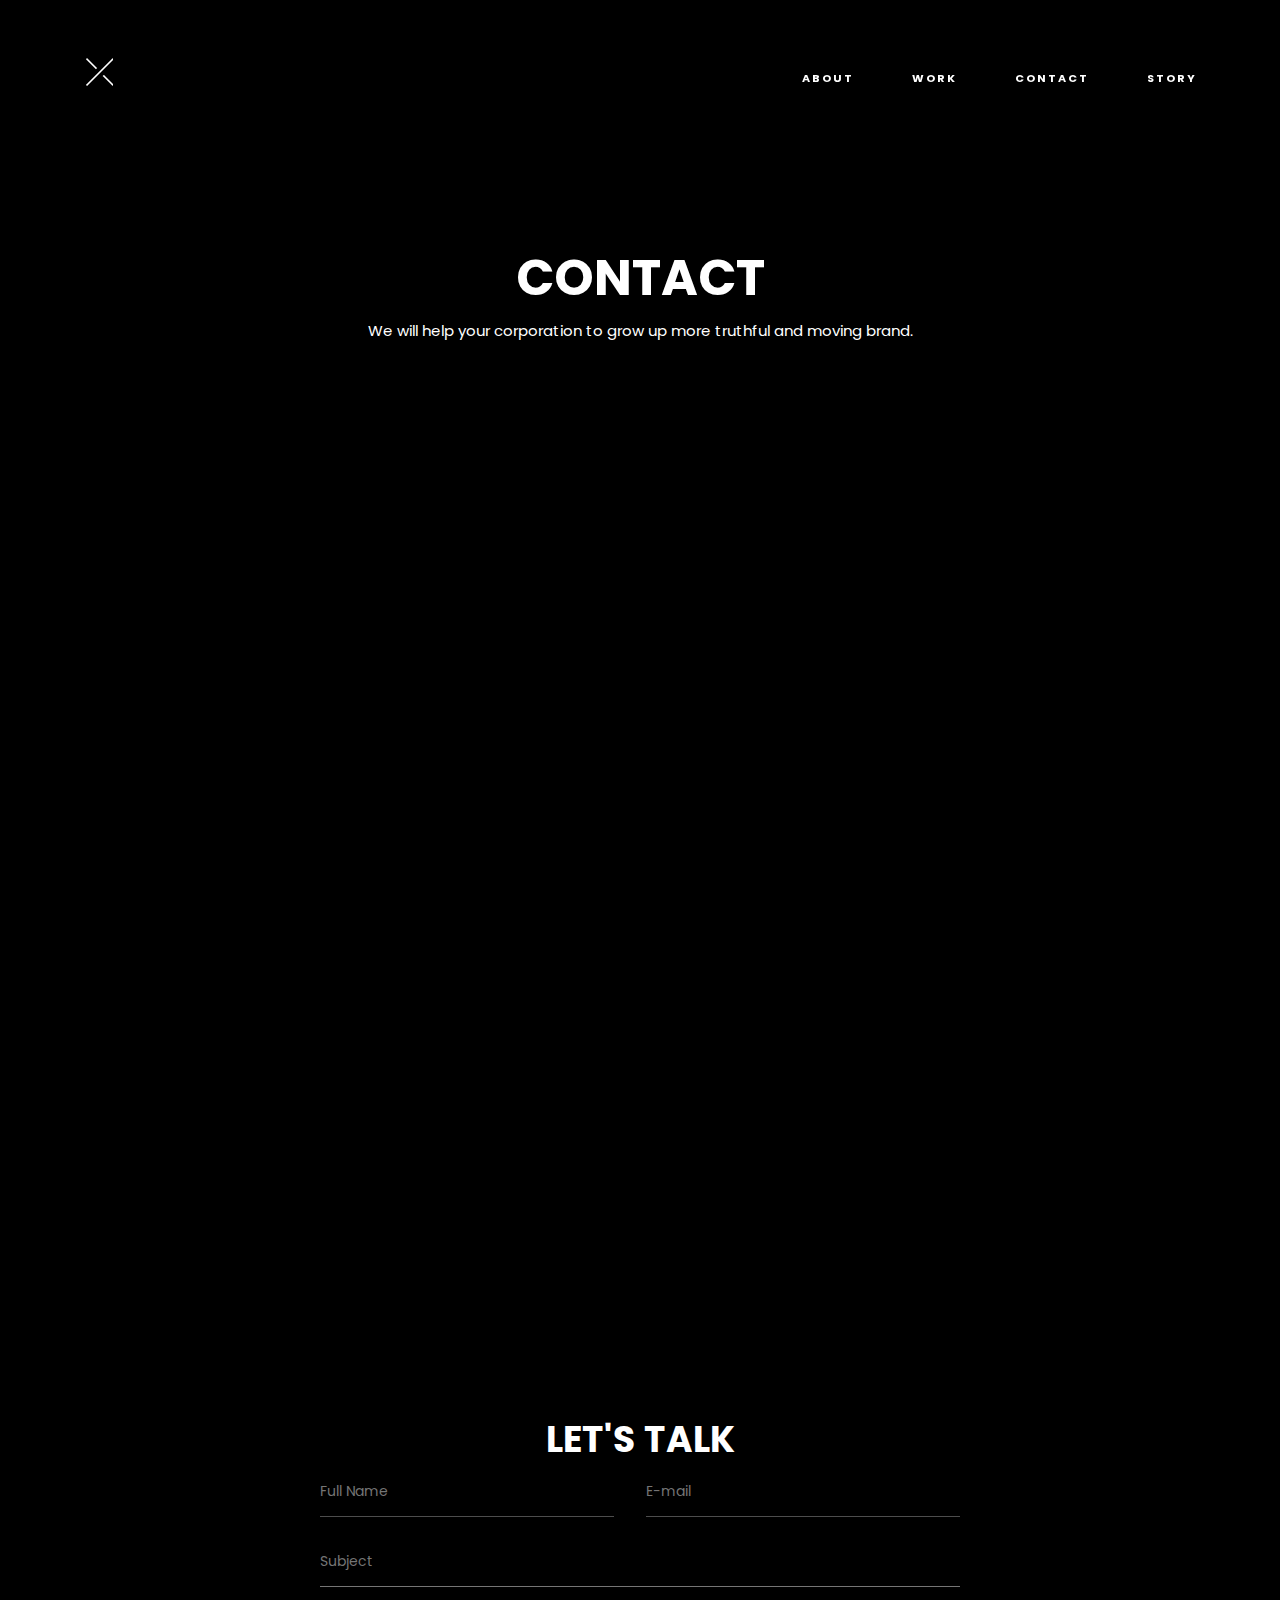
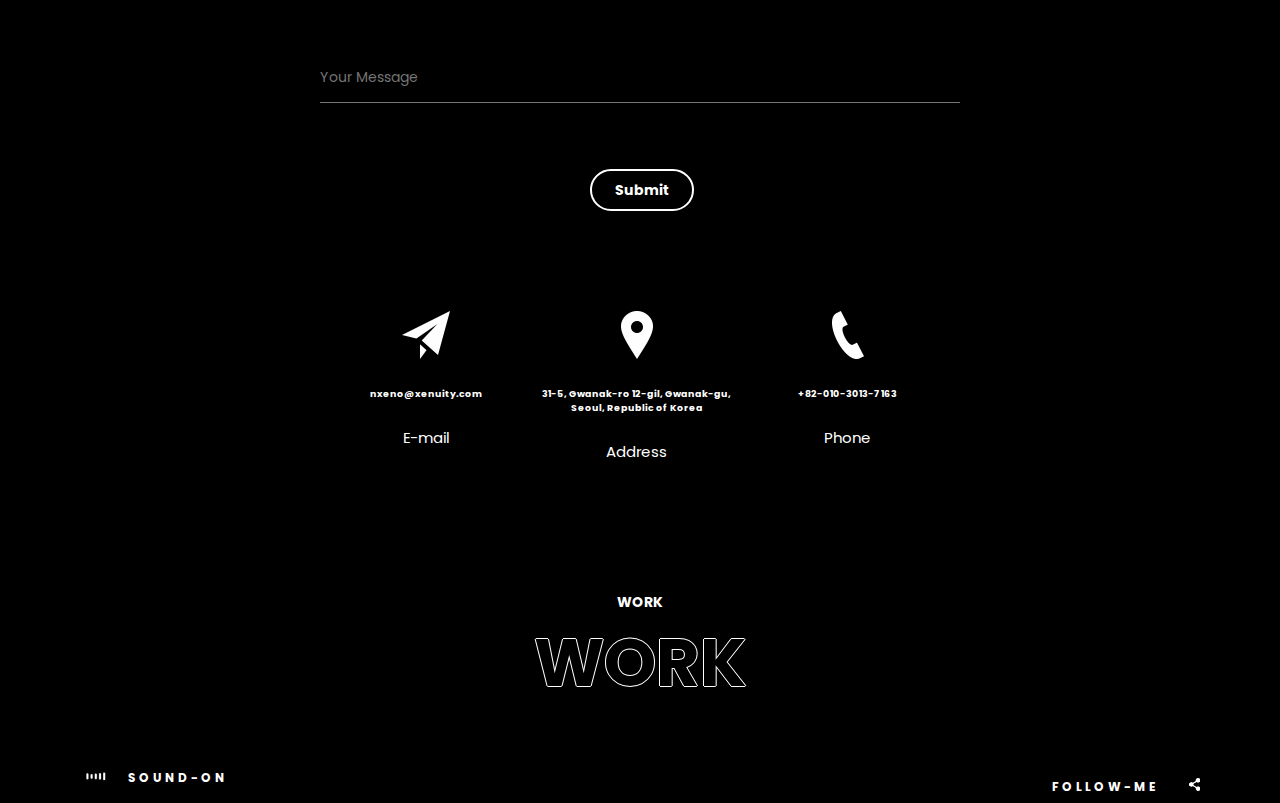
<file: contact.html>
<!DOCTYPE html>
<html lang="ko">

<head>
    <meta charset="utf-8">
    <title>X E N U I T Y - Portfolio</title>
    <!--favicon-->
    <link rel="shortcut icon" href="../images/favicon.ico">
    <meta name="viewport" content="width=device-width, initial-scale=1, minimum-scale=1, maximum-scale=1">
    <!-- css -->
    <link rel="stylesheet" href="css/main.css">
    <link rel="stylesheet" href="css/media.css">
    <link rel="stylesheet" href="css/common.css">
    <!--마우스-->
    <link rel="stylesheet" href="css/magic-mouse.css">
    <script src="js/magic_mouse.js"></script>
    <!-- script -->
    <script src="js/jquery-3.4.1.min.js"></script>
    <script src="js/jquery-ui.min.js"></script>
    <script src="js/swiper.min.js"></script>
    <script src="js/common.js"></script>
    <script src="js/work.js"></script>
</head>

<body>
    <!-- 마우스 커서 효과 -->
    <div id="result"></div>
    <!-- 헤더영역 -->
    <header class="header fixed">
        <h1 class="header_logo">
            <a href="index.html">
                <img src="images/header_logo_wh.png" alt="로고">
            </a>
        </h1>
        <nav class="navigation">
            <ul id="gnb">
                <li class="gnb_list">
                    <a href="about.html" class="gnb_link">
                        <span class="gnb_title">
                            <span class="gnb_span" data-hover="A B O U T">
                                A B O U T
                            </span>
                        </span>
                    </a>
                </li>
                <li class="gnb_list">
                    <a href="work.html" class="gnb_link">
                        <span class="gnb_title">
                            <span class="gnb_span" data-hover="W O R K">
                                W O R K
                            </span>
                        </span>
                    </a>
                </li>
                <li class="gnb_list">
                    <a href="contact.html" class="gnb_link">
                        <span class="gnb_title">
                            <span class="gnb_span" data-hover="C O N T A C T">
                                C O N T A C T
                            </span>
                        </span>
                    </a>
                </li>
                <li class="gnb_list">
                    <a href="story.html" class="gnb_link">
                        <span class="gnb_title">
                            <span class="gnb_span" data-hover="S T O R Y">
                                S T O R Y
                            </span>
                        </span>
                    </a>
                </li>
            </ul>
        </nav>
    </header>
    <!--미디어쿼리 햄버거 메뉴 버튼 -->
    <button class="menu-toggle"></button>
    <nav>
        <ul class="menu">
            <a href="about.html">
                <li data-text="ABOUT">ABOUT</li>
            </a>
            <a href="work.html">
                <li data-text="WORK">WORK</li>
            </a>
            <a href="contact.html">
                <li data-text="CONTACT">CONTACT</li>
            </a>
            <a href="story.html">
                <li data-text="STORY">STORY</li>
            </a>
        </ul>
    </nav>
    <section class="contact">
        <!-- 섹션 타이틀영역 -->
        <div class="contact_title">
            <h2><a href="contact.html">CONTACT</a></h2>
            <p>We will help your corporation to grow up more truthful and moving brand.</p>
        </div>
        <!-- 구글맵 영역 -->
        <div class="contact_map up-on-scroll">
            <iframe src="https://www.google.com/maps/embed?pb=!1m18!1m12!1m3!1d2238.880795820596!2d126.95269705721655!3d37.47829461054353!2m3!1f0!2f0!3f0!3m2!1i1024!2i768!4f13.1!3m3!1m2!1s0x357ca0275573f29d%3A0xf4fc3f611f886f11!2z7ISc7Jq47Yq567OE7IucIOq0gOyVheq1rCDrtInsspzrj5kg6rSA7JWF66GcMTLquLggMzEtNQ!5e0!3m2!1sko!2skr!4v1600418138754!5m2!1sko!2skr" width="80%" height="600" frameborder="0" style="border:0;" allowfullscreen="" aria-hidden="false" tabindex="0"></iframe>
        </div>
        <div class="contact_submit up-on-scroll">
            <h3>LET'S TALK</h3>
            <div id="contact_form">
                <div class="namebox up-on-scroll">
                    <input type="text" name="name" placeholder="Full Name">
                    <label for="name" class="input_label"></label>
                </div>
                <div class="emailbox up-on-scroll">
                    <input type="email" name="email" placeholder="E-mail">
                    <label for="email" class="input_label"></label>
                </div>
                <div class="subjbox up-on-scroll">
                    <textarea name="subbox" cols="30" rows="10" placeholder="Subject"></textarea>
                    <label for="subbox" class="input_label"></label>
                </div>
                <div class="mainbox up-on-scroll">
                    <textarea name="urmsg" cols="30" rows="10" placeholder="Your Message"></textarea>
                    <label for="urmsg" class="input_label"></label>
                </div>
                <a href="#" class="btn_smit up-on-scroll">Submit</a>
            </div>
        </div>
        <div class="info_wrap up-on-scroll">
            <div class="infobox">
                <div class="icn">
                    <img src="images/icn_plane.png" alt="e-mail">
                </div>
                <h6>nxeno@xenuity.com</h6>
                <p>E-mail</p>
            </div>
            <div class="infobox">
                <div class="icn">
                    <img src="images/icn_location.png" alt="">
                </div>
                <h6>31-5, Gwanak-ro 12-gil, Gwanak-gu, Seoul, Republic of Korea</h6>
                <p>Address</p>
            </div>
            <div class="infobox">
                <div class="icn">
                    <img src="images/icn_call.png" alt="">
                </div>
                <h6>+82-010-3013-7163</h6>
                <p>Phone</p>
            </div>
        </div>

        <!-- WORK 페이지 연결박스 -->
        <div class="contact_box up-on-scroll">
            <h4>
                WORK
            </h4>
            <h2>
                <a href="work.html">WORK</a>
            </h2>
        </div>

    </section>
    <!-- 원페이지 하단 스위치 영역-->

    <footer id="footer" class="up-on-scroll">
        <a href="#" class="sound magic-hover">
            <img src="images/sound_on.gif" alt="사운드">
            <span class="btn_wrap">
                <span class="btn_span" data-hover="S O U N D - O F F "> S O U N D - O N 　</span>
            </span>
        </a>
        <a href="#" class="switch share">
            F O L L O W - M E
            <img src="images/icn_share.png" alt="공유">
        </a>
    </footer>


</body></html>
</file>
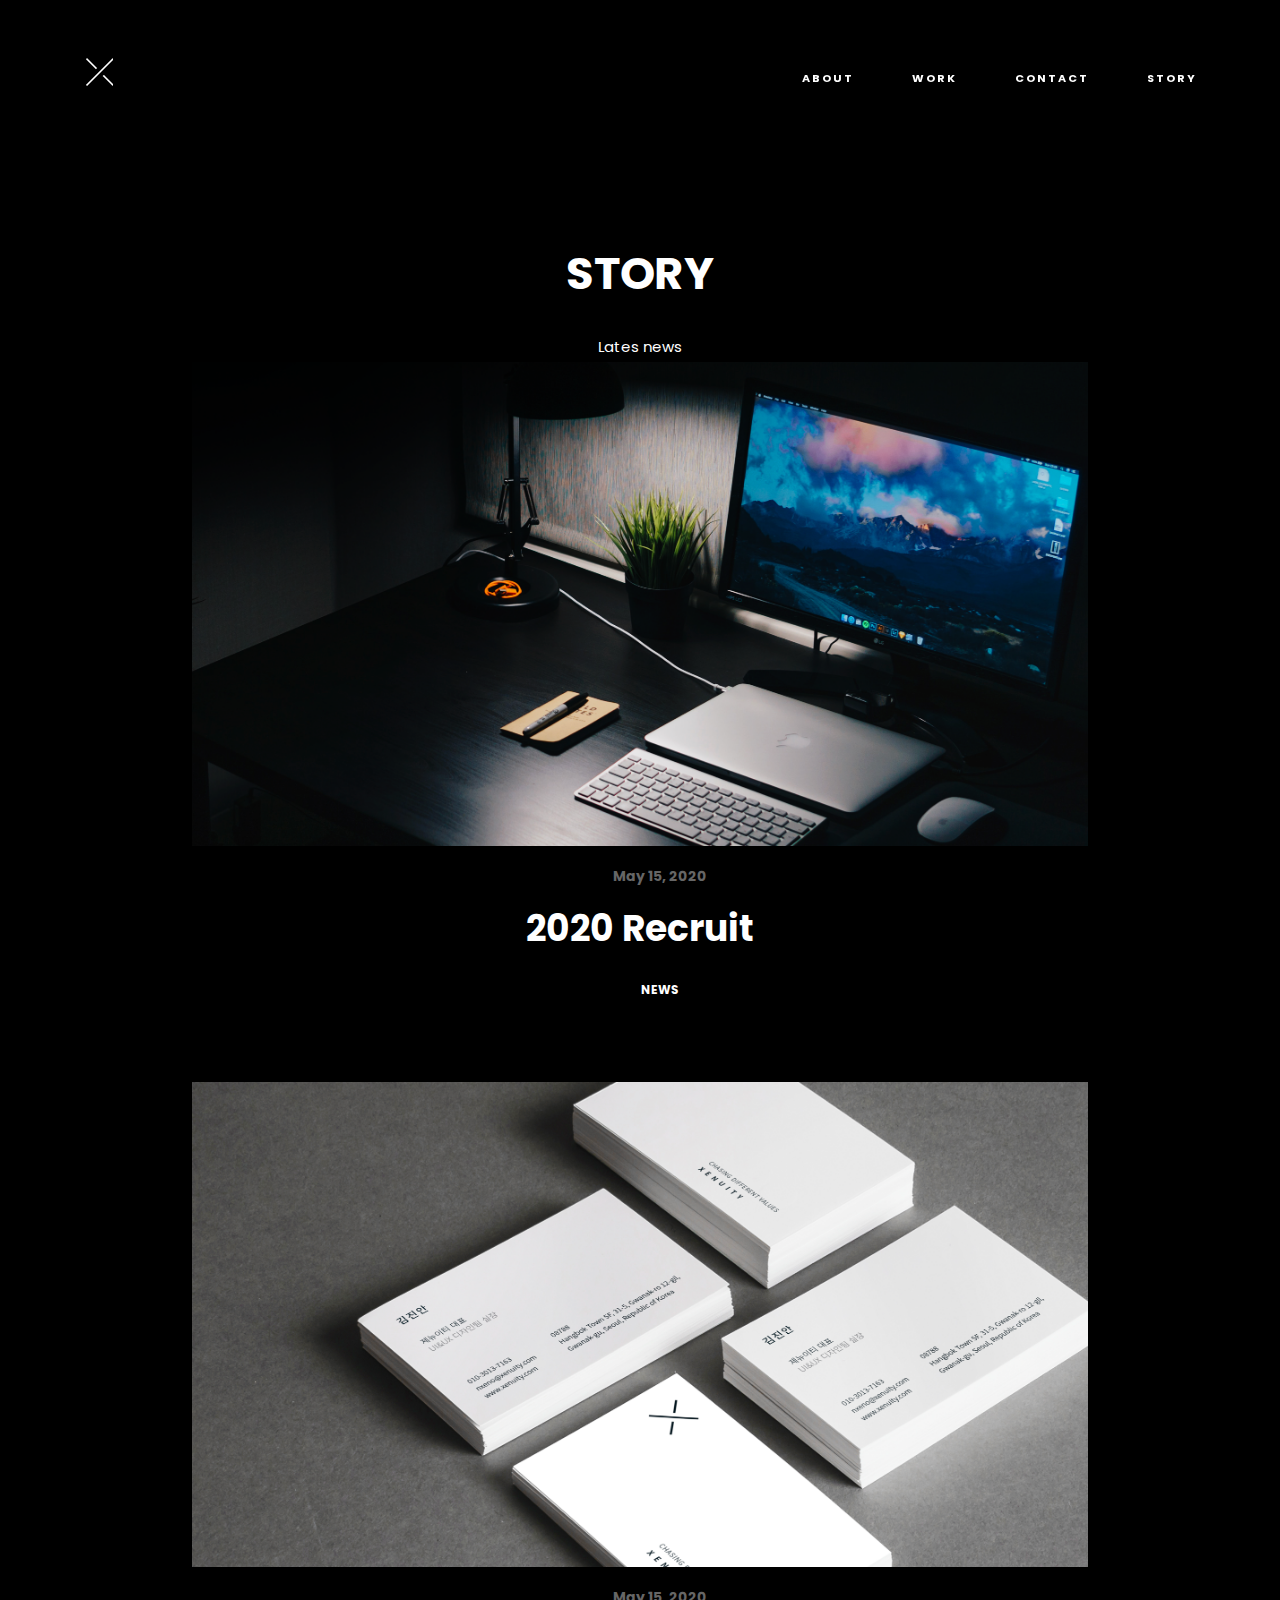
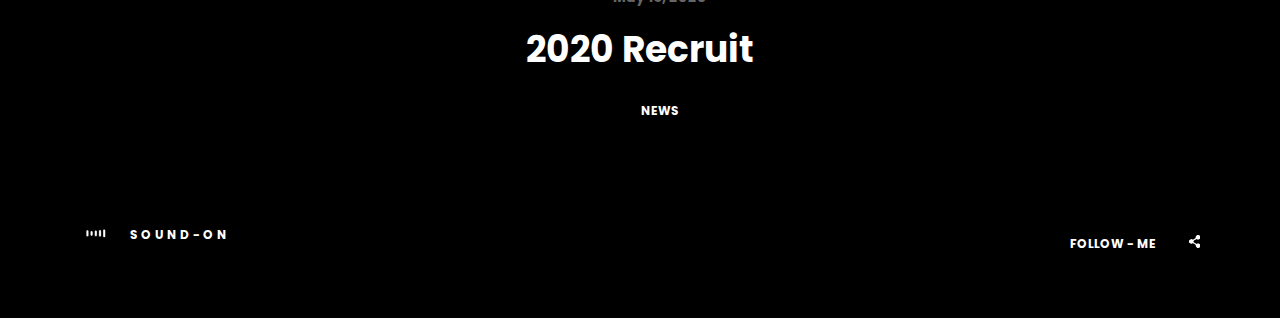
<file: story.html>
<!DOCTYPE html>
<html lang="ko">

<head>
    <meta charset="utf-8">
    <meta name="viewport" content="width=device-width, initial-scale=1, minimum-scale=1, maximum-scale=1">
    <title>X E N U I T Y - Portfolio</title>
    <!--favicon-->
    <link rel="shortcut icon" href="../images/favicon.ico">
    <!-- css -->
    <link rel="stylesheet" href="css/main.css">
    <link rel="stylesheet" href="css/media.css">
    <link rel="stylesheet" href="css/common.css">
    <!--마우스-->
    <link rel="stylesheet" href="css/magic-mouse.css">
    <script src="js/magic_mouse.js"></script>
    <!-- script -->
    <script src="js/jquery-3.4.1.min.js"></script>
    <script src="js/jquery-ui.min.js"></script>
    <script src="js/swiper.min.js"></script>
    <script src="js/common.js"></script>
    <script src="js/work.js"></script>
</head>

<body>
    <!-- 마우스 커서 효과 -->
    <div id="result"></div>
    <!-- 헤더 영역 -->
    <header class="header fixed">
        <h1 class="header_logo">
            <a href="index.html">
                <img src="images/header_logo_wh.png" alt="로고">
            </a>
        </h1>
        <nav class="navigation">
            <ul id="gnb">
                <li class="gnb_list">
                    <a href="about.html" class="gnb_link">
                        <span class="gnb_title">
                            <span class="gnb_span" data-hover="A B O U T">
                                A B O U T
                            </span>
                        </span>
                    </a>
                </li>
                <li class="gnb_list">
                    <a href="work.html" class="gnb_link">
                        <span class="gnb_title">
                            <span class="gnb_span" data-hover="W O R K">
                                W O R K
                            </span>
                        </span>
                    </a>
                </li>
                <li class="gnb_list">
                    <a href="contact.html" class="gnb_link">
                        <span class="gnb_title">
                            <span class="gnb_span" data-hover="C O N T A C T">
                                C O N T A C T
                            </span>
                        </span>
                    </a>
                </li>
                <li class="gnb_list">
                    <a href="story.html" class="gnb_link">
                        <span class="gnb_title">
                            <span class="gnb_span" data-hover="S T O R Y">
                                S T O R Y
                            </span>
                        </span>
                    </a>
                </li>
            </ul>
        </nav>
    </header>
    <!--미디어쿼리 햄버거 메뉴 버튼 -->
    <button class="menu-toggle"></button>
    <nav>
        <ul class="menu">
            <a href="about.html">
                <li data-text="ABOUT">ABOUT</li>
            </a>
            <a href="work.html">
                <li data-text="WORK">WORK</li>
            </a>
            <a href="contact.html">
                <li data-text="CONTACT">CONTACT</li>
            </a>
            <a href="story.html">
                <li data-text="STORY">STORY</li>
            </a>
        </ul>
    </nav>
    <!--about섹션영역-->
    <section class="story">
        <!--제목 및 내용-->
        <div class="about_title">
            <h2>STORY</h2>
            <p>Lates news</p>
        </div>
        <!-- 리크루트 이미지 링크 -->
        <div class="recwrap up-on-scroll">
            <a href="recruit.html" class="img_link">
                <img src="images/story1-1.png" alt="이미지">
            </a>
        </div>
        <ul class="date up-on-scroll">
            <li>
                <a href="#">May 15, 2020</a>
            </li>
        </ul>
        <div class="tit_sub up-on-scroll">
            <a href="#">2020 Recruit</a>
            <ul>
                <li class="link">
                    <span class="btn_wrap">
                        <span class="btn_span" data-hover="NEWS">NEWS</span>
                    </span>
                </li>
            </ul>
        </div>
        <!-- 헬로 이미지 링크-->
        <div class="recwrap up-on-scroll">
            <a href="recruit.html" class="img_link">
                <img src="images/story1-2.png" alt="이미지">
            </a>
        </div>
        <ul class="date up-on-scroll">
            <li>
                <a href="#">May 15, 2020</a>
            </li>
        </ul>
        <div class="tit_sub up-on-scroll">
            <a href="#">2020 Recruit</a>
            <ul>
                <li class="link">
                    <span class="btn_wrap">
                        <span class="btn_span" data-hover="NEWS">NEWS</span>
                    </span>
                </li>
            </ul>
        </div>

        <!-- 원페이지 하단 스위치 영역-->
        <div class="about_bottom_switch up-on-scroll">
            <a href="#" class="sound magic-hover">
                <img src="images/sound_on.gif" alt="사운드">
                <span class="btn_wrap">
                    <span class="btn_span" data-hover="S O U N D - O F F "> S O U N D - O N 　</span>
                </span>
            </a>
            <a href="#" class="switch share">
                FOLLOW - ME
                <img src="images/icn_share.png" alt="공유">
            </a>
        </div>
    </section>

</body></html>
</file>
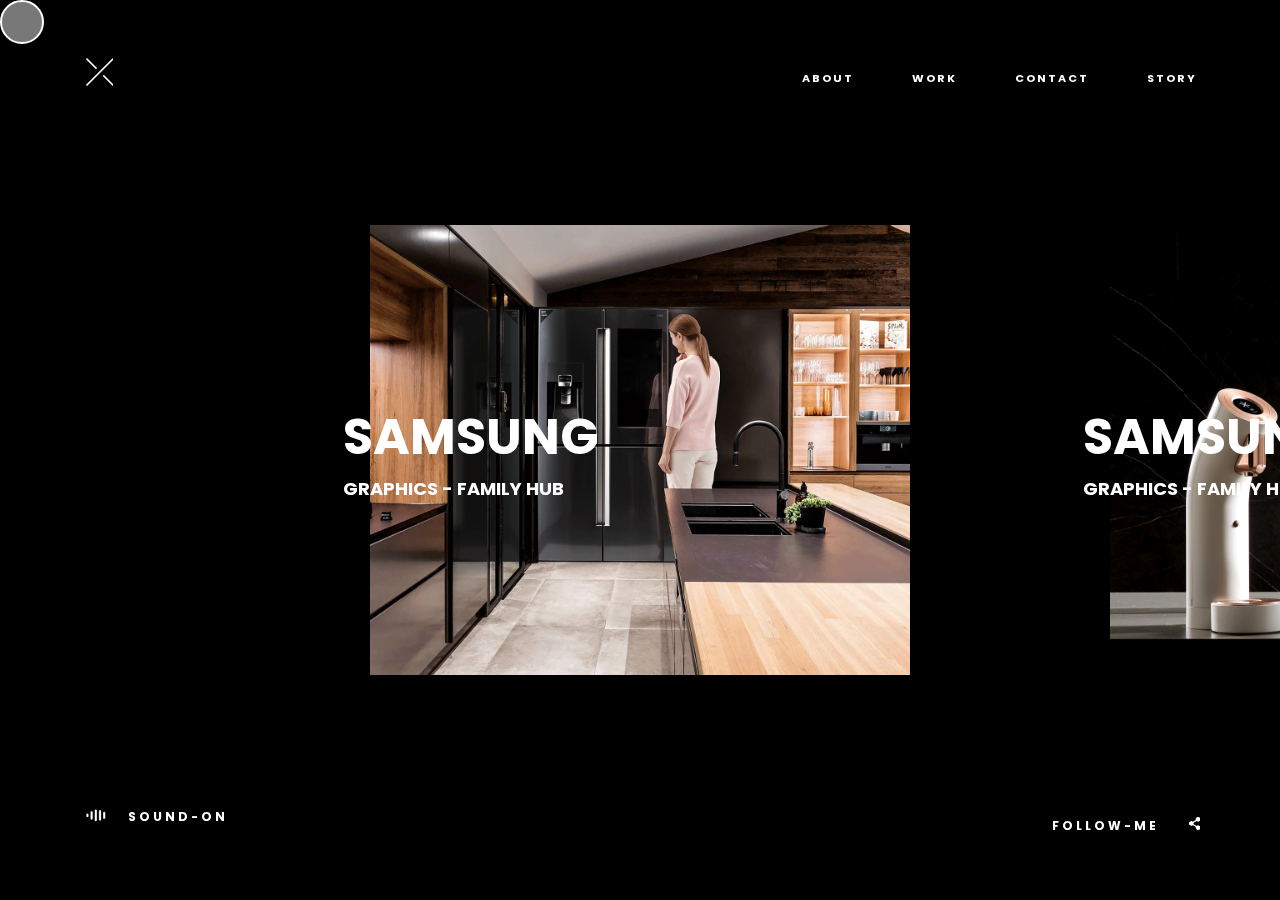
<file: work.html>
<!DOCTYPE html>
<html lang="ko">

<head>
    <meta charset="utf-8">
    <meta name="viewport" content="width=device-width, initial-scale=1, minimum-scale=1, maximum-scale=1">
    <title>X E N U I T Y - Portfolio</title>
    <!-- css -->
    <link rel="stylesheet" href="css/main.css">
    <link rel="stylesheet" href="css/media.css">
    <link rel="stylesheet" href="css/common.css">
    <!--마우스-->
    <link rel="stylesheet" href="css/magic-mouse.css">
    <script src="js/magic_mouse.js"></script>
    <!-- script -->
    <script src="js/jquery-3.4.1.min.js"></script>
    <script src="js/jquery-ui.min.js"></script>
    <script src="js/swiper.min.js"></script>
    <script src="js/common.js"></script>
    <script src="js/work.js"></script>
</head>

<body>
    <!-- 헤더영역 -->
    <header class="header fixed">
        <h1 class="header_logo">
            <a href="index.html">
                <img src="images/header_logo_wh.png" alt="로고">
            </a>
        </h1>
        <nav class="navigation">
            <ul id="gnb">
                <li class="gnb_list">
                    <a href="about.html" class="gnb_link">
                        <span class="gnb_title">
                            <span class="gnb_span" data-hover="A B O U T">
                                A B O U T
                            </span>
                        </span>
                    </a>
                </li>
                <li class="gnb_list">
                    <a href="work.html" class="gnb_link">
                        <span class="gnb_title">
                            <span class="gnb_span" data-hover="W O R K">
                                W O R K
                            </span>
                        </span>
                    </a>
                </li>
                <li class="gnb_list">
                    <a href="contact.html" class="gnb_link">
                        <span class="gnb_title">
                            <span class="gnb_span" data-hover="C O N T A C T">
                                C O N T A C T
                            </span>
                        </span>
                    </a>
                </li>
                <li class="gnb_list">
                    <a href="story.html" class="gnb_link">
                        <span class="gnb_title">
                            <span class="gnb_span" data-hover="S T O R Y">
                                S T O R Y
                            </span>
                        </span>
                    </a>
                </li>
            </ul>
        </nav>
    </header>

    <!--미디어쿼리 햄버거 메뉴 버튼 -->
    <button class="menu-toggle"></button>
    <nav>
        <ul class="menu">
            <a href="about.html">
                <li data-text="ABOUT">ABOUT</li>
            </a>
            <a href="work.html">
                <li data-text="WORK">WORK</li>
            </a>
            <a href="contact.html">
                <li data-text="CONTACT">CONTACT</li>
            </a>
            <a href="story.html">
                <li data-text="STORY">STORY</li>
            </a>
        </ul>
    </nav>





    <!--스와이퍼 슬라이드 -->
    <div class="swiper-container wcont">
        <div class="swiper-scrollbar"></div>
        <div class="swiper-wrapper">
            <div class="swiper-slide wslide" style="background-image: url(images/main_bg_1.jpg)">
                <div class="slide_caption">
                    <h2 class="ctit">
                        <span>S</span><span>A</span><span>M</span><span>S</span><span>U</span><span>N</span><span>G</span>
                    </h2>
                    <h4>
                        <span data-hover="GO">GRAPHICS - FAMILY HUB</span>
                    </h4>
                </div>
            </div>
            <div class="swiper-slide wslide" style="background-image: url(images/main_bg_2.jpg)">
                <div class="slide_caption">
                    <h2 class="ctit">
                        <span>S</span><span>A</span><span>M</span><span>S</span><span>U</span><span>N</span><span>G</span>
                    </h2>
                    <h4>
                        <span data-hover="GO">GRAPHICS - FAMILY HUB</span>
                    </h4>
                </div>
            </div>
            <div class="swiper-slide wslide" style="background-image: url(images/main_bg_3.jpg)">
                <div class="slide_caption">
                    <h2 class="ctit">
                        <span>S</span><span>A</span><span>M</span><span>S</span><span>U</span><span>N</span><span>G</span>
                    </h2>
                    <h4>
                        <span data-hover="GO">GRAPHICS - FAMILY HUB</span>
                    </h4>
                </div>
            </div>
            <div class="swiper-slide wslide" style="background-image: url(images/main_bg_4.jpg)">
                <div class="slide_caption">
                    <h2 class="ctit">
                        <span>S</span><span>A</span><span>M</span><span>S</span><span>U</span><span>N</span><span>G</span>
                    </h2>
                    <h4>
                        <span data-hover="GO">GRAPHICS - FAMILY HUB</span>
                    </h4>
                </div>
            </div>
            <div class="swiper-slide wslide" style="background-image: url(images/main_bg_5.jpg)">
                <div class="slide_caption">
                    <h2 class="ctit">
                        <span>S</span><span>A</span><span>M</span><span>S</span><span>U</span><span>N</span><span>G</span>
                    </h2>
                    <h4>
                        <span data-hover="GO">GRAPHICS - FAMILY HUB</span>
                    </h4>
                </div>
            </div>
            <div class="swiper-slide wslide" style="background-image: url(images/main_bg_6.jpg)">
                <div class="slide_caption">
                    <h2 class="ctit">
                        <span>S</span><span>A</span><span>M</span><span>S</span><span>U</span><span>N</span><span>G</span>
                    </h2>
                    <h4>
                        <span data-hover="GO">GRAPHICS - FAMILY HUB</span>
                    </h4>
                </div>
            </div>
            <div class="swiper-slide wslide" style="background-image: url(images/main_bg_7.jpg)">
                <div class="slide_caption">
                    <h2 class="ctit">
                        <span>S</span><span>A</span><span>M</span><span>S</span><span>U</span><span>N</span><span>G</span>
                    </h2>
                    <h4>
                        <span data-hover="GO">GRAPHICS - FAMILY HUB</span>
                    </h4>
                </div>
            </div>
        </div>
    </div>

    <!-- 원페이지 하단 스위치 영역-->
    <footer class="bottom_switch fixed">
        <a href="#" class="sound magic-hover">
            <img src="images/sound_on.gif" alt="사운드">
            <span class="btn_wrap">
                <span class="btn_span" data-hover="S O U N D - O F F "> S O U N D - O N 　</span>
            </span>
        </a>
        <a href="#" class="switch share">
            F O L L O W - M E
            <img src="images/icn_share.png" alt="공유">
        </a>

    </footer>
    <!-- 마우스 커서 효과 -->
    <script type="text/javascript">
        options = {
            "cursorOuter": "circle-basic",
            "hoverEffect": "circle-move",
            "hoverItemMove": false,
            "defaultCursor": false,
            "outerWidth": 40,
            "outerHeight": 40,
        };
        magicMouse(options);
    </script>
    <!-- 검수용 완성 이미지 -->
    <!--<img src="design/main.png" class="vi">-->


</body></html>
</file>
<file: css/media.css>
@charset "utf-8";
/* VOGUE PJ 미디어쿼리 - media.css */
/*
[ 미디어 쿼리 사이즈별 셋팅의 기준 ]
1. 디자인 상 필요한 사이즈에 셋팅함.
2. 1024px 사이즈에 셋팅함. - 태블릿 사이즈 기준으로 본다.(ex 아이패드 가로크기)
3. 모바일 사이즈는 세로로 볼때 사이즈를 포함하며 가로로볼때 사이즈를 포함하지 않는 사이즈를 정한다.(여기서는 500px로 본다.)
*/
/*
[미디어 쿼리를 보다 쉽게 변경하는 방법]
1. 레이아웃 박스를 %로 셋팅함.(100%로 변경하는 경우가 많음.)
2. 내부박스의 높이값을 개별적으로 주기.
3. absolute속성의 박스를 static하게 변경하여 위치를 차지하게 함. (속성을 바꿔주어 자리잡게함.)
4. **브라우저 분석기로 열고 우선 속성을 변경하여 적용될때 이것을 복사하여 붙임.**(F12)
*/



/*1500px이하 사이즈*/
@media only screen and (max-width:1500px) {
    /*******인덱스 페이지******/

    h2 {
        font-size: 55px;
    }

    /*** 중단영역 ***/
    /* 중단 타이틀 선 랩*/
    .mid_wrap {
        display: flex;
        bottom: 30%;
        width: 100%;
    }


    /*갤리러박스*/
    .gbox {
        left: 1%;
    }



    /* 중단 구분선*/
    .counter_border {
        width: 7%;
        left: 50px;
    }


    /***************** about영역 ****************/
    .client_list {
        width: 100%;
        justify-content: center;
    }
}

/*1200px이하*/


/*1100px 이하 미디어쿼리*/
@media only screen and (max-width:1450px) {

    h2 {
        font-size: 50px;
    }

    /*** 중단영역 ***/
    /* 중단 타이틀 선 랩*/
    .mid_wrap {
        bottom: 30%;
        width: 100%;
    }

    /*갤리러박스*/
    .gbox {
        left: 1%;
        bottom: 10px;
    }

    /* 중단 구분선*/

    .mid_border {
        width: 10%;
        display: none;
    }


    .mid_border.right {
        right: 27%;
    }



}

/*1100px이하*/

/*1024px 이하 미디어쿼리*/
@media only screen and (max-width:1024px) {

    /****** 인덱스 페이지******/
    h2 {
        font-size: 45px;
    }

    /* 마우스효과 없애기 */
    #magicMouseCursor {
        display: none;
    }

    /* gnb메뉴 숨기기 */
    #gnb {
        display: none;
    }

    /**************미디어쿼리 햄버거메뉴**************/
    .menu-toggle {
        display: block;
    }

    .menu {
        display: block;
    }

    ul {
        list-style: none;
        margin: 0;
        padding: 0;
    }

    ul li {
        cursor: pointer;
        padding: 6px 20px;
        font-size: 48px;
    }

    /* 버튼 위치조정 */
    button {
        background-color: transparent;
        position: fixed;
        z-index: 101;
        top: 7%;
        right: 10%;
        border: none;
        width: 36px;
        height: 30px;
        outline: none;
        transition: opacity 0.2s ease-out;
    }

    button:before {
        content: "";
        position: absolute;
        top: 0;
        right: 0;
        bottom: 0;
        left: 0;
        margin: auto;
        right: auto;
        width: 100%;
        background: linear-gradient(to bottom, #fff, #fff 20%, transparent 20%, transparent 40%, #fff 40%, #fff 60%, transparent 60%, transparent 80%, #fff 80%, #fff 100%);
        transition: opacity 0.2s ease-out, width 0.2s 0.2s ease-out;
    }

    button:after {
        opacity: 0;
        content: '×';
        color: #fff;
        position: absolute;
        top: 16px;
        left: -4px;
        font-family: Arial, sans-serif;
        font-size: 76px;
        line-height: 0;
        transition: opacity 0.4s ease-out;
    }

    button:active {
        transform: translateY(2px);
    }

    button:hover {
        opacity: 1;
    }

    .open button {
        opacity: 1;
    }

    .open button:before {
        opacity: 0;
        width: 0;
    }

    .open button:after {
        opacity: 1;
        transform: translate3d(0, 0, 0) rotate(360deg);
        transition: transform 0.4s 1s ease-out, opacity 0.4s 1s ease-out;
    }

    nav {
        z-index: 100;
        position: fixed;
        top: -100%;
        left: 0;
        width: 100%;
        height: 100%;
        transform: translate3d(0, 0, 0);
        backface-visibility: hidden;
        overflow: hidden;
    }

    nav:before {
        content: '';
        position: absolute;
        top: 0;
        right: 0;
        bottom: 0;
        left: 0;
        margin: auto;
        background: black;
        width: 100%;
        height: 0;
        padding-bottom: 100%;
        border-radius: 100%;
        transform: scale(0.04), translateY(9999px);
    }

    .open nav {
        top: 0;
    }

    .open nav:before {
        animation: menu-animation 0.8s ease-out forwards;
    }

    ul.menu {
        position: fixed;
        top: 50%;
        left: 50%;
        transform: translate3d(-50%, -50%, 0);
        backface-visibility: hidden;
        perspective: 1000;
        color: white;
    }

    ul.menu li {
        opacity: 0;
        text-align: center;
        transform: translate3d(0, 36px, 0);
    }


    .open ul.menu li {
        opacity: 1;
        transform: translate3d(0, 0, 0);
        transition: transform 0.2s ease-out, opacity 0.2s ease-out;
    }

    .open ul.menu li:nth-child(1) {
        transition-delay: 0.75s;
    }

    .open ul.menu li:nth-child(2) {
        transition-delay: 0.85s;
    }

    .open ul.menu li:nth-child(3) {
        transition-delay: 0.95s;
    }

    .open ul.menu li:nth-child(4) {
        transition-delay: 1.05s;
    }

    article {
        padding: 24px;
        max-width: 600px;
        margin: 60px auto;
        transition: 0.2s ease-out;
    }

    .open article {
        transform: scale(0.92);
        transition: transform 0.2s 0.41s ease-out;
    }

    @keyframes menu-animation {
        0% {
            opacity: 0;
            transform: scale(0.04) translateY(300%);
        }

        40% {
            transform: scale(0.04) translateY(0);
            transition: ease-out;
        }

        40% {
            transform: scale(0.04) translateY(0);
        }

        60% {
            opacity: 1;
            transform: scale(0.02) translateY(0px);
        }

        61% {
            transform: scale(0.04);
        }

        99.9% {
            height: 0;
            padding-bottom: 100%;
            border-radius: 100%;
        }

        100% {
            transform: scale(2);
            height: 100%;
            padding-bottom: 0;
            border-radius: 0;
        }
    }

    /****************************/


    /*** 중단영역 ***/
    /* 중단 타이틀 선 랩*/
    .mid_wrap {
        display: flex;
        bottom: 30%;
        width: 100%;
    }


    /* 메인 타이틀 박스*/
    .gbox {
        left: -1%;
        bottom: 14px;
    }

    .sbox {
        position: absolute;
        width: 20%;
        left: 43%;
    }

    .sbox h4 {
        position: absolute;
        width: 100%;
        transition: all 2s ease-in-out;
        top: -100px;
        text-align: center;
    }

    .sbox span {
        float: left;
    }


    /* 중단 구분선*/
    .counter_border {
        display: none;
    }


    .counter {
        left: 100px;
    }

    .counter_total {
        width: 50px;
        height: 20px;
        bottom: 38px;
        left: 150px;
    }

    /* 버튼 랩 */
    .arrow_wrap {
        position: absolute;
        width: 100px;
        right: 10%;
        top: -45px;
    }

    /* 섹션 배경부분 */
    .tilt {
        background: no-repeat center;
        background-size: cover;
    }

    /* 사운드 on/off버튼 */
    .sound {
        display: none;
    }

    /* 공유버튼 */
    .share {
        display: none;
    }

    /****** 인덱스 페이지******/
    /****** 어바웃 페이지******/
    .about h2 {
        font-size: 60px
    }

    /****** 워크 페이지 *****/

    .wcont {
        left: -15%;
        width: 115%;
    }

    .wslide {
        width: 100%;
        height: 100%;
    }

    /***** 컨택트 페이지*****/
    #contact_form {
        width: 80%;
    }

    .info_wrap {
        width: 75%;
    }

}


/*1024px 이하 미디어쿼리*/

/* 973px 이하 모바일 미디어 쿼리*/
@media only screen and (max-width:973px) {


    /* 메인 타이틀 박스*/
    .gbox {
        left: 38%;
        bottom: 14px;
        width: 120%;
    }

    /****** 어바웃 페이지******/
    .client_list {
        width: 80%;
        justify-content: center;
    }

    .client_list li {
        width: 40%;
    }

}


/* 973px 이하 모바일 미디어 쿼리*/

/* 878px 이하 모바일 미디어 쿼리*/
@media only screen and (max-width:878px) {

    /* 메인 타이틀 박스*/
    .gbox {
        left: 38%;
        bottom: 14px;
        width: 120%;
    }

    /* 서브 타이틀 박스*/
    .sbox {
        position: absolute;
        width: 25%;
        left: 41%;
    }

    /****** 어바웃 페이지******/
    .client_list {
        width: 80%;
        justify-content: center;
    }

    .client_list img {
        width: 100%;
    }
}


/* 878px 이하 모바일 미디어 쿼리*/





/*780px이하 모바일 미디어쿼리*/
@media only screen and (max-width:780px) {

    /*헤더 로고 위치*/
    .header_logo {
        left: 7%;
    }

    h2 {
        font-size: 40px;
    }

    /*** 중단영역 ***/


    /* 메인 타이틀 박스*/
    .gbox {
        left: 38%;
        bottom: 14px;
        width: 130%;
    }

    .sbox {
        position: absolute;
        width: 100%;
        left: 41%;
    }

    .sbox h4 {
        position: absolute;
        width: 100%;
        transition: all 2s ease-in-out;
        top: -100px;
        text-align: center;
    }

    .sbox span {
        float: left;
    }


    /* 중단 구분선*/
    .counter_border {
        display: none;
    }


    .counter {
        display: none;
    }

    .counter_total {
        display: none;
    }

    /* 버튼 랩 */
    .arrow_wrap {
        display: none;
    }

    /* 섹션 배경부분 */
    .tilt {
        background: no-repeat center;
        background-size: cover;
    }

    /* 사운드 on/off버튼 */
    .sound {
        display: none;
    }

    /* 공유버튼 */
    .share {
        display: none;
    }

    /* 마우스효과 없애기 */
    #magicMouseCursor {
        display: none;
    }

    .open nav {
        top: 0;
    }

    .open nav:before {
        animation: menu-animation 0.8s ease-out forwards;
    }

}


/*780px이하 모바일 미디어쿼리*/



/*700px이하 모바일 미디어쿼리*/
@media only screen and (max-width:700px) {

    h2 {
        font-size: 3em;
    }

    /*** 중단영역 ***/
    /* 메인 타이틀 박스*/
    .gbox {
        width: 100%;
        left: calc(50% - 100px);
        bottom: 14px;
    }

    .sbox {
        position: absolute;
        width: 100%;
        left: calc(50% - 80px);
    }

    .sbox h4 {
        position: absolute;
        width: 100%;
        transition: all 2s ease-in-out;
        top: -100px;
        text-align: center;
    }

    .sbox span {
        float: left;
    }

    /***************** about영역 ****************/
    .client_list {
        width: 80%;
        justify-content: center;
    }

    .client_list li {
        width: 30%;
    }

    .client_list img {
        width: 100%;
    }
}

/*700px이하 모바일 미디어쿼리*/
</file>
<file: css/common.css>
@charset "utf-8";

/******** 공동설정 *******/
html,
body {
	list-style: none;
}


/*부드러운 화면전환*/

body {
	animation: fadein 2000ms ease-out;
	-moz-animation: fadein 2000ms ease-out;
	/* Firefox */
	-webkit-animation: fadein 2000ms ease-out;
	/* Safari and  Chrome */
	-o-animation: fadein 2000ms ease-out;
	/* Opera */
}

@keyframes fadein {
	from {
		opacity: 0;
	}

	to {
		opacity: 1;
	}
}

@-moz-keyframes fadein {

	/* Firefox */
	from {
		opacity: 0;
	}

	to {
		opacity: 1;
	}
}

@-webkit-keyframes fadein {

	/* Safari and Chrome */
	from {
		opacity: 0;
	}

	to {
		opacity: 1;
	}
}

@-o-keyframes fadein {

	/* Opera */
	from {
		opacity: 0;
	}

	to {
		opacity: 1;
	}
}
</file>
<file: css/magic-mouse.css>
body #magicMouseCursor {
	position: fixed;
	width: 35px;
	height: 35px;
	border: 2px solid #fff;
	border-radius: 50%;
	z-index: 9999;
	left: 0;
	top: 0;
	transition: transform 0.07s, width 0.3s, height 0.3s;
	pointer-events: none;
	background: rgba(255, 255, 255, 0.47);
}

body #magicMouseCursor.cursor-square {
	border-radius: 0;
}

body .magic-hover {
	transition: all 0.2s;
}

body .magic-hover:hover {
	cursor: none;
}
</file>
<file: css/main.css>
@charset "utf-8"
/* main.css - 메인페이지 CSS */

/*파일 merging(합치기)*/
@import url(magic-mouse.css);
@import url(common.css);
@import url(swiperplugin.css);
@import url(swiper.min.css);
@import url(about.css);
@import url(contact.css);
@import url(work.css);
@import url(media.css);
@import url(story.css);
/* 폰트 */
@import url('https://fonts.googleapis.com/css2?family=Poppins:wght@400;500;600;700&display=swap');

/*font-family: 'Poppins', sans-serif;*/
/* 스크롤바 없애기 */
body {
	-ms-overflow-style: none;
}

::-webkit-scrollbar {
	display: none;
}

/* 메인페이지 디자인 전용 */
html,
body,
h1,
h2,
h3,
h4,
h5,
span,
p,
a {
	padding: 0;
	margin: 0;
	color: #fff;
	font-family: 'Poppins', sans-serif;
}

h2 {
	font-size: 3.5vw;
}

body,
html {
	position: relative;
}

li {
	list-style: none;
}

a {
	text-decoration: none;
	outline: 0;
	color: #fff;
	font-weight: bold;
}


/* 상단 헤더 영역 */
.fixed {
	position: fixed;
	z-index: 2;
}

.header {
	width: 100%;
}

.header_logo {
	position: absolute;
	top: 56px;
	left: 86px;
}

/* 헤더 gnb 부분 */
.navigation {
	width: 100%;
}

#gnb {
	position: absolute;
	display: flex;
	top: 53px;
	right: 85px;
	height: 10px;
}

.gnb_list {
	position: relative;
	padding-left: 60px;
	display: inline-block;
	white-space: nowrap;
}

.gnb_link:hover .gnb_span {
	transform: translate3d(0, -105%, 0);
}

.gnb_title {
	display: inline-block;
	overflow: hidden;
}

.gnb_span {
	display: inline-block;
	position: relative;
	transition: transform .3s;
	font-size: 11px;
	font-weight: 700;
}

.gnb_span::before {
	position: absolute;
	content: attr(data-hover);
	top: 105%;
}

/* 미디어쿼리용 햄버거 메뉴*/

.menu-toggle{
	display: none;
}
.menu{
	display: none;
}







/*** 중단영역 ***/

.counter_wrap {
	z-index: 20;
}

.counter {
	position: absolute;
	width: 50px;
	height: 20px;
	bottom: 38px;
	left: 230px;
	text-align: center;
	opacity: 1;
	font-size: 14px;
}

.counter_total {
	position: absolute;
	width: 50px;
	height: 20px;
	bottom: 38px;
	left: 280px;
	text-align: center;
	font-size: 14px;
	opacity: 1;
}

.counter_total::before {
	content: "";
	position: absolute;
	width: 1px;
	height: 10px;
	bottom: 5px;
	right: 50px;
	background-color: #fff;
	opacity: .2;
}


/* 중단 타이틀 선 랩*/
.mid_wrap {
	display: flex;
	bottom: 30%;
	width: 100%;
}

/*서브 타이틀 박스*/
.sbox {
	position: absolute;
	width: 20%;
	left: calc(45%);
}

.sbox h4 {
	position: absolute;
	width: 100%;
	transition: all 2s ease-in-out;
	top: -100px;
	text-align: center;
}

.sbox span {
	float: left;
}


.sbox h4:nth-child(1) {
	left: 0;
}

/*오른쪽이미지 1*/
.sbox h4:nth-child(2) {
	left: 10%;
	opacity: 0
}

/*오른쪽이미지 2*/
.sbox h4:nth-child(3) {
	left: 20%;
	opacity: 0;
}

/*왼쪽이미지 2*/
.sbox h4:nth-child(4) {
	left: 30%;
	opacity: 0
}

/*왼쪽이미지 1*/
.sbox h4:nth-child(5) {
	left: 40%;
	opacity: 0
}

/*왼쪽이미지 1*/
.sbox h4:nth-child(6) {
	left: 50%;
	opacity: 0
}

/*왼쪽이미지 1*/
.sbox h4:nth-child(7) {
	left: 60%;
	opacity: 0;
}








/*메인 타이틀 박스*/
.gbox {
	position: relative;
	/*부모자격*/
	width: 20%;
	/*height: 300px;*/
	/*outline: 1px solid red*/
	left: 1%;
	margin: 0 auto;
}

.gbox h2 {
	position: absolute;
	/*이미지 위치이동(박스기준)*/
	width: 130%;
	transition: all 1.5s ease-in-out;
	bottom: 30%;
	/*트랜지션*/
}

.gbox span {
	float: left;
}


/*개별설정*/


/*중앙이미지*/
.gbox h2:nth-child(1) {
	left: 0;
}

/*오른쪽이미지 1*/
.gbox h2:nth-child(2) {
	left: 110%;
	opacity: 0
}

/*오른쪽이미지 2*/
.gbox h2:nth-child(3) {
	left: 210%;
	opacity: 0;
}

/*왼쪽이미지 2*/
.gbox h2:nth-child(4) {
	left: 310%;
	opacity: 0
}

/*왼쪽이미지 1*/
.gbox h2:nth-child(5) {
	left: -410%;
	opacity: 0
}

/*왼쪽이미지 1*/
.gbox h2:nth-child(6) {
	left: -410%;
	opacity: 0
}

/*왼쪽이미지 1*/
.gbox h2:nth-child(7) {
	left: -410%;
	opacity: 0;
	left: 30%;

}









/* 중단 구분선*/
.counter_border {
	position: absolute;
	width: 8%;
	height: 1px;
	background-color: #fff;
	opacity: 0.2;
	margin: 0 auto;
	left: 50px;
	bottom: 50px;
}

.mid_border {
	position: absolute;
	width: 12%;
	height: 1px;
	background-color: #fff;
	opacity: 0.2;
	margin: 0 auto;
}

.mid_border.left {
	left: 400px;
	bottom: 50px;
}

.left::before {
	content: "";
	width: 100%;
	height: 1px;
}

.mid_border.right {
	right: 400px;
	bottom: 50px;
}

.right::after {
	content: "";
	width: 90px;
	height: 1px;
}

/* 버튼 랩 */
.arrow_wrap {
	position: absolute;
	width: 100px;
	right: 240px;
	top: -45px;

}



/* 하단 영역 */
/* 하단 버튼 */
.bottom_switch {
	bottom: 58px;
	width: 100%;
	z-index: 10;
}

/* 사운드 on/off버튼 */
.sound {
	position: absolute;
	left: 79px;
	bottom: 10px;
	font-size: 12px;
	line-height: 10px;
}

.sound img {
	width: 34px;
	padding-right: 15px;
	vertical-align: middle;
}


.btn_span {
	display: inline-block;
	position: relative;
	transition: transform .3s;
	font-size: 12px;
	font-weight: 700;
}

.btn_span::before {
	position: absolute;
	content: attr(data-hover);
	top: 100%;
}

/* 공유버튼 */
.share {
	position: absolute;
	right: 80px;
	bottom: 7px;
	font-size: 12px;
}

.share img {
	padding-left: 30px;
}

/* more버튼 attr 속성 변환 효과*/
/* 호버 버튼 마그네틱 설정*/
.btn_box {
	width: 100px;
	height: 100px;
	left: calc(50% - 50px);
}

.btn_wrap {
	position: absolute;
	width: 100px;
	height: 38px;
	line-height: 38px;
	font-size: 14px;
	cursor: pointer;
}

.moreb {
	position: absolute;
	bottom: 0;
}

.morew {
	border: 2px solid #fff;
	bottom: 0px;
	border-radius: 30px;
	text-align: center;

}

/* 호버시 바뀌는 텍스트 버튼*/
.btn_wrap:hover .btn_span {
	transform: translate3d(0, -100%, 0);
}

.btn_wrap {
	overflow: hidden;
}

.btn_span {
	transition: transform .3s;
	font-size: 12px;
	font-weight: 700;
}

.btn_span::before {
	position: absolute;
	content: attr(data-hover);
	top: 100%;
}



/* 섹션1 */
/*페이지 전체부모*/
.wrap {
	width: 700%;
	height: 100%;
	display: flex;
}

.page {
	position: relative;
	/*            float: left;*/
	flex: 1;
	/*width: 14.285%;*/
	/*7등분*/
	height: 100%;
	/*body의 100%기준*/
}

/*************************/
.tilt {
	transition: box-shadow 0.1s, transform 0.1s;
	background-size: 100% 100%;
	background-repeat: no-repeat;
}

.tilt:hover {
	box-shadow: 0px 0px 30px rgba(0, 0, 0, 0.6);
	cursor: grab;
}








/* 검수용 이미지 */
.vi {
	position: absolute;
	top: 0;
	bottom: 0;
	left: 0;
	right: 0;
	width: 100%;
	height: 100%;
	opacity: 0.3;
	z-index: 1;
}



/* 메인 스와이퍼 슬라이드*/
/* 스와이퍼 옵션 설정 */
</file>
